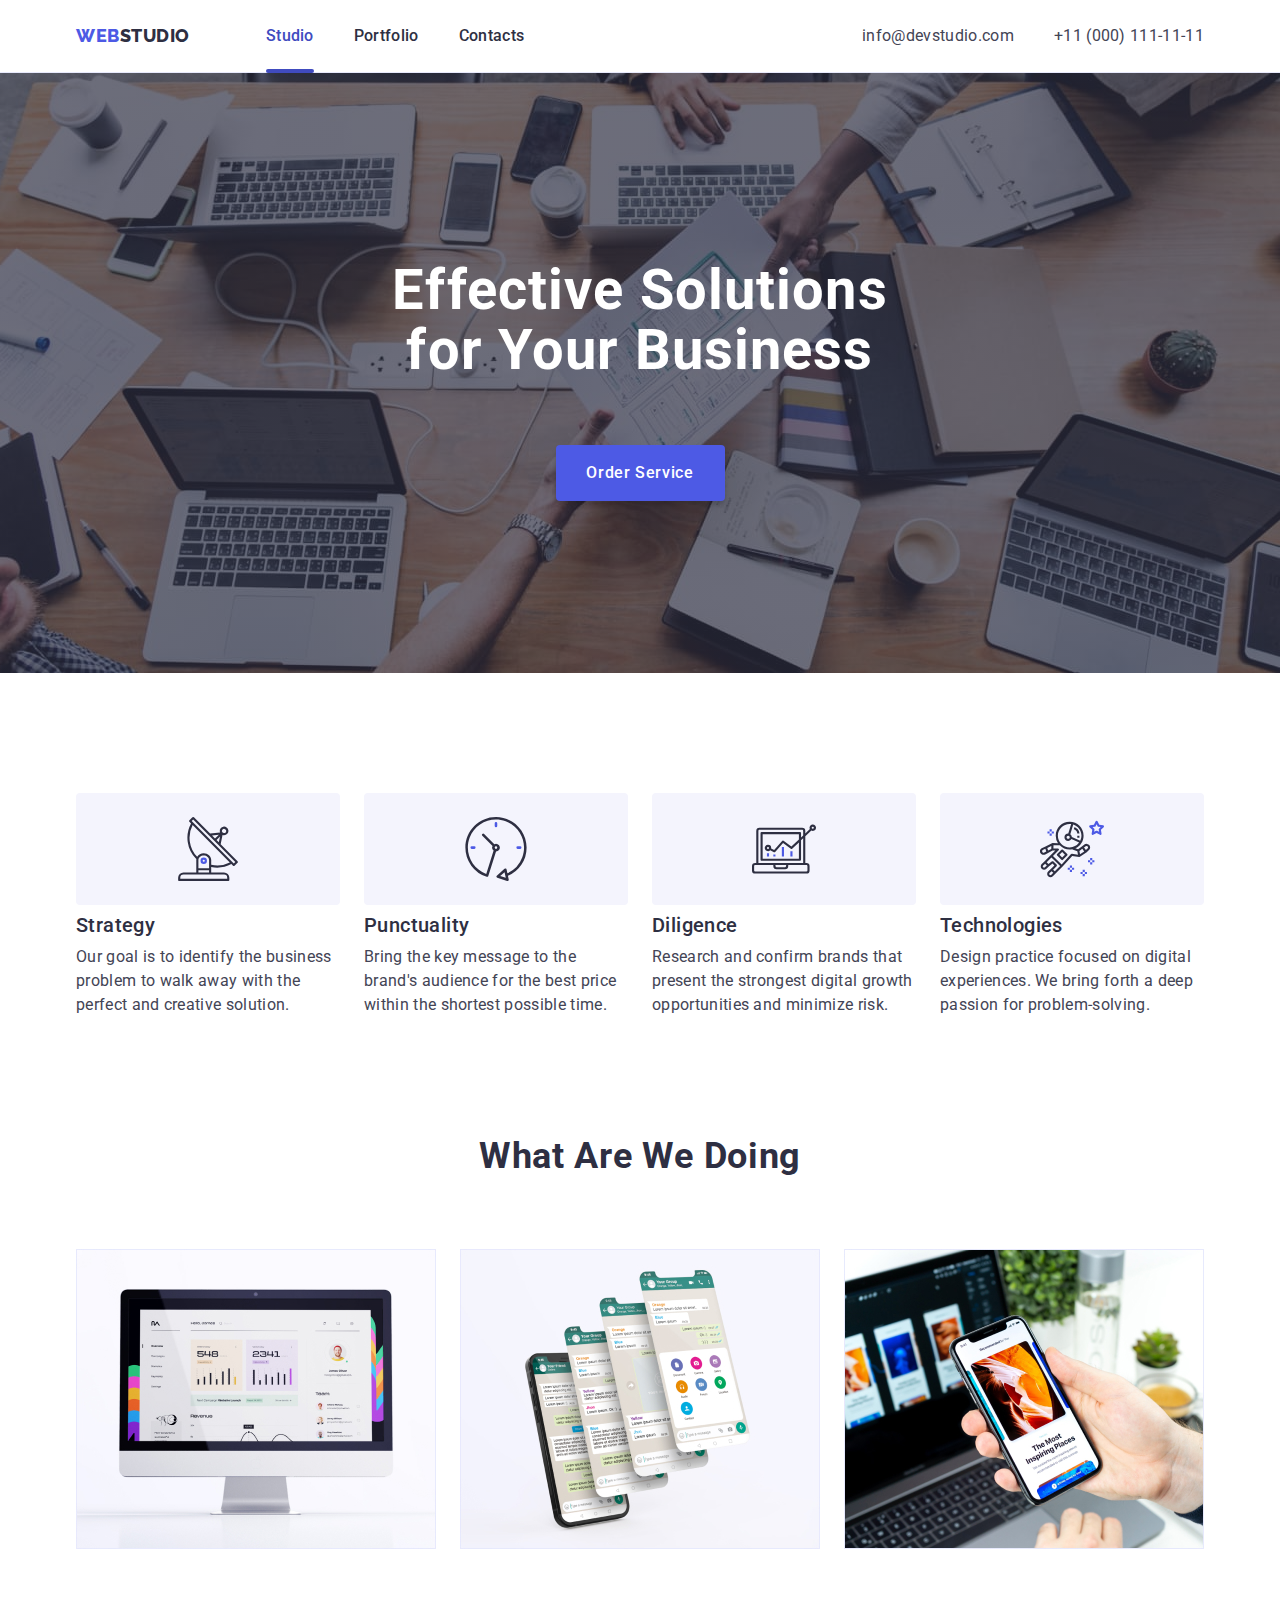
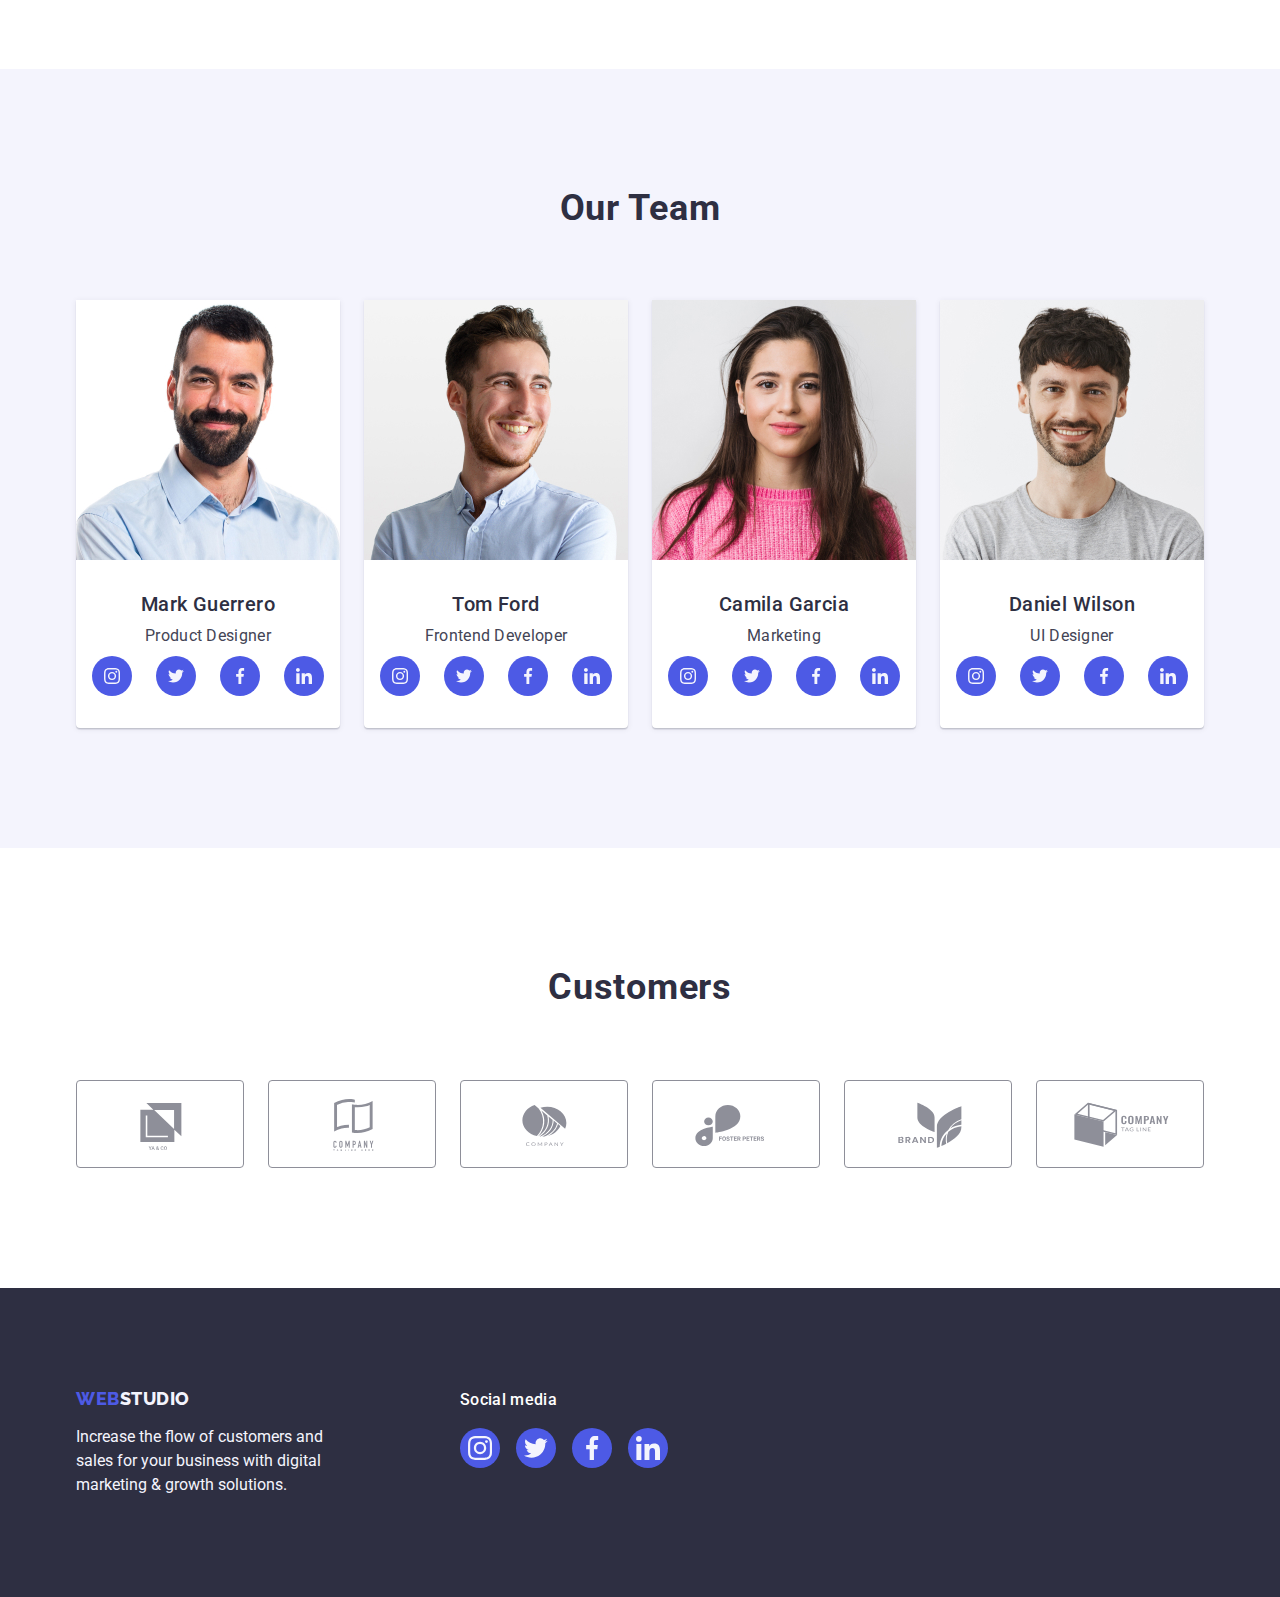
<file: index.html>
<!DOCTYPE html>
<html lang="en">
  <head>
    <meta charset="UTF-8" />
    <meta http-equiv="X-UA-Compatible" content="IE=edge" />
    <meta name="viewport" content="width=device-width, initial-scale=1.0" />
    <link
      href="https://fonts.googleapis.com/css2?family=Raleway:wght@800&family=Roboto:wght@400;500;700;900&display=swap"
      rel="stylesheet"
    />
    <link
      rel="stylesheet"
      href="https://cdnjs.cloudflare.com/ajax/libs/modern-normalize/1.0.0/modern-normalize.min.css"
    />
    <link rel="stylesheet" href="./css/styles.css" />

    <title>Document</title>
  </head>

  <body>
    <header class="page-header">
      <div class="container flex-container">
        <nav class="navigation">
          <a href="./index.html" class="logo link"
            >Web<span class="logo-second-part">Studio</span></a
          >
          <ul class="menu list">
            <li>
              <a
                class="menu-item link menu-item-current-page"
                href="./index.html"
                >Studio</a
              >
            </li>
            <li>
              <a href="./portfolio.html" class="menu-item link">Portfolio</a>
            </li>
            <li>
              <a href="" class="menu-item link">Contacts</a>
            </li>
          </ul>
        </nav>
        <address class="address">
          <ul class="address-list list">
            <li>
              <a href="mailto:info@devstudio.com" class="contacts link"
                >info@devstudio.com</a
              >
            </li>
            <li>
              <a href="tel:+110001111111" class="contacts link"
                >+11 (000) 111-11-11</a
              >
            </li>
          </ul>
        </address>
      </div>
    </header>

    <main>
      <!-- Hero -->
      <section class="section hero">
        <div class="container">
          <h1 class="main-heading">Effective Solutions for Your Business</h1>
          <button
            type="button"
            class="main-modal-button button"
            data-modal-open
          >
            Order Service
          </button>
        </div>
      </section>
      <!-- Features -->
      <section class="section feature-section">
        <div class="container">
          <h2 class="features-title" hidden>Features</h2>
          <ul class="list features-list">
            <li class="features-list-item">
              <div class="feature-icon-container">
                <svg class="feature-icon" width="64" height="64">
                  <use href="./images/icons.svg#icon-features-antenna"></use>
                </svg>
              </div>
              <h3 class="paragraph-name features-list-item-name">Strategy</h3>
              <p class="paragraph-text">
                Our goal is to identify the business problem to walk away with
                the perfect and creative solution.
              </p>
            </li>
            <li class="features-list-item">
              <div class="feature-icon-container">
                <svg class="feature-icon" width="64" height="64">
                  <use href="./images/icons.svg#icon-features-clock"></use>
                </svg>
              </div>
              <h3 class="paragraph-name features-list-item-name">
                Punctuality
              </h3>
              <p class="paragraph-text">
                Bring the key message to the brand's audience for the best price
                within the shortest possible time.
              </p>
            </li>
            <li class="features-list-item">
              <div class="feature-icon-container">
                <svg class="feature-icon" width="64" height="64">
                  <use href="./images/icons.svg#icon-features-diagram"></use>
                </svg>
              </div>
              <h3 class="paragraph-name features-list-item-name">Diligence</h3>
              <p class="paragraph-text">
                Research and confirm brands that present the strongest digital
                growth opportunities and minimize risk.
              </p>
            </li>
            <li class="features-list-item">
              <div class="feature-icon-container">
                <svg class="feature-icon" width="64" height="64">
                  <use href="./images/icons.svg#icon-features-astronaut"></use>
                </svg>
              </div>
              <h3 class="paragraph-name features-list-item-name">
                Technologies
              </h3>
              <p class="paragraph-text">
                Design practice focused on digital experiences. We bring forth a
                deep passion for problem-solving.
              </p>
            </li>
          </ul>
        </div>
      </section>

      <!-- Projects examples -->
      <section class="section">
        <div class="container">
          <h2 class="section-title">What are we doing</h2>
          <ul class="project-example-list list">
            <li class="project-example-list-item">
              <img
                src="./images/project-example-1.jpg"
                alt="Project example 1"
                width="360"
              />
            </li>
            <li class="project-example-list-item">
              <img
                src="./images/project-example-2.jpg"
                alt="Project example 2"
                width="360"
              />
            </li>
            <li class="project-example-list-item">
              <img
                src="./images/project-example-3.jpg"
                alt="Project example 3"
                width="360"
              />
            </li>
          </ul>
        </div>
      </section>
      <!-- Team -->
      <section class="team-section section">
        <div class="container">
          <h2 class="section-title">Our Team</h2>
          <ul class="team-list list">
            <li class="team-list-item">
              <img
                src="./images/team-member-1.jpg"
                alt="team-member-1"
                width="264"
              />
              <div class="team-list-item-container">
                <h3 class="paragraph-name team-member-name">Mark Guerrero</h3>
                <p class="paragraph-text team-list-item-text">
                  Product Designer
                </p>
                <ul class="team-social-media-list list">
                  <li class="team-social-media-item">
                    <a href="" class="team-social-media-link">
                      <svg
                        class="team-social-media-icon"
                        width="16"
                        height="16"
                      >
                        <use href="./images/icons.svg#icon-instagram"></use>
                      </svg>
                    </a>
                  </li>
                  <li class="team-social-media-item">
                    <a href="" class="team-social-media-link">
                      <svg
                        class="team-social-media-icon"
                        width="16"
                        height="16"
                      >
                        <use href="./images/icons.svg#icon-twitter"></use>
                      </svg>
                    </a>
                  </li>
                  <li class="team-social-media-item">
                    <a href="" class="team-social-media-link">
                      <svg
                        class="team-social-media-icon"
                        width="16"
                        height="16"
                      >
                        <use href="./images/icons.svg#icon-facebook"></use>
                      </svg>
                    </a>
                  </li>
                  <li class="team-social-media-item">
                    <a href="" class="team-social-media-link">
                      <svg
                        class="team-social-media-icon"
                        width="16"
                        height="16"
                      >
                        <use href="./images/icons.svg#icon-linkedin"></use>
                      </svg>
                    </a>
                  </li>
                </ul>
              </div>
            </li>

            <li class="team-list-item">
              <img
                src="./images/team-member-2.jpg"
                alt="team-member-2"
                width="264"
              />
              <div class="team-list-item-container">
                <h3 class="paragraph-name team-member-name">Tom Ford</h3>
                <p class="paragraph-text team-list-item-text">
                  Frontend Developer
                </p>
                <ul class="team-social-media-list list">
                  <li class="team-social-media-item">
                    <a href="" class="team-social-media-link">
                      <svg
                        class="team-social-media-icon"
                        width="16"
                        height="16"
                      >
                        <use href="./images/icons.svg#icon-instagram"></use>
                      </svg>
                    </a>
                  </li>
                  <li class="team-social-media-item">
                    <a href="" class="team-social-media-link">
                      <svg
                        class="team-social-media-icon"
                        width="16"
                        height="16"
                      >
                        <use href="./images/icons.svg#icon-twitter"></use>
                      </svg>
                    </a>
                  </li>
                  <li class="team-social-media-item">
                    <a href="" class="team-social-media-link">
                      <svg
                        class="team-social-media-icon"
                        width="16"
                        height="16"
                      >
                        <use href="./images/icons.svg#icon-facebook"></use>
                      </svg>
                    </a>
                  </li>
                  <li class="team-social-media-item">
                    <a href="" class="team-social-media-link">
                      <svg
                        class="team-social-media-icon"
                        width="16"
                        height="16"
                      >
                        <use href="./images/icons.svg#icon-linkedin"></use>
                      </svg>
                    </a>
                  </li>
                </ul>
              </div>
            </li>

            <li class="team-list-item">
              <img
                src="./images/team-member-3.jpg"
                alt="team-member-3"
                width="264"
              />
              <div class="team-list-item-container">
                <h3 class="paragraph-name team-member-name">Camila Garcia</h3>
                <p class="paragraph-text team-list-item-text">Marketing</p>
                <ul class="team-social-media-list list">
                  <li class="team-social-media-item">
                    <a href="" class="team-social-media-link">
                      <svg
                        class="team-social-media-icon"
                        width="16"
                        height="16"
                      >
                        <use href="./images/icons.svg#icon-instagram"></use>
                      </svg>
                    </a>
                  </li>
                  <li class="team-social-media-item">
                    <a href="" class="team-social-media-link">
                      <svg
                        class="team-social-media-icon"
                        width="16"
                        height="16"
                      >
                        <use href="./images/icons.svg#icon-twitter"></use>
                      </svg>
                    </a>
                  </li>
                  <li class="team-social-media-item">
                    <a href="" class="team-social-media-link">
                      <svg
                        class="team-social-media-icon"
                        width="16"
                        height="16"
                      >
                        <use href="./images/icons.svg#icon-facebook"></use>
                      </svg>
                    </a>
                  </li>
                  <li class="team-social-media-item">
                    <a href="" class="team-social-media-link">
                      <svg
                        class="team-social-media-icon"
                        width="16"
                        height="16"
                      >
                        <use href="./images/icons.svg#icon-linkedin"></use>
                      </svg>
                    </a>
                  </li>
                </ul>
              </div>
            </li>

            <li class="team-list-item">
              <img
                src="./images/team-member-4.jpg"
                alt="team-member-4"
                width="264"
              />
              <div class="team-list-item-container">
                <h3 class="paragraph-name team-member-name">Daniel Wilson</h3>
                <p class="paragraph-text team-list-item-text">UI Designer</p>
                <ul class="team-social-media-list list">
                  <li class="team-social-media-item">
                    <a href="" class="team-social-media-link">
                      <svg
                        class="team-social-media-icon"
                        width="16"
                        height="16"
                      >
                        <use href="./images/icons.svg#icon-instagram"></use>
                      </svg>
                    </a>
                  </li>
                  <li class="team-social-media-item">
                    <a href="" class="team-social-media-link">
                      <svg
                        class="team-social-media-icon"
                        width="16"
                        height="16"
                      >
                        <use href="./images/icons.svg#icon-twitter"></use>
                      </svg>
                    </a>
                  </li>
                  <li class="team-social-media-item">
                    <a href="" class="team-social-media-link">
                      <svg
                        class="team-social-media-icon"
                        width="16"
                        height="16"
                      >
                        <use href="./images/icons.svg#icon-facebook"></use>
                      </svg>
                    </a>
                  </li>
                  <li class="team-social-media-item">
                    <a href="" class="team-social-media-link">
                      <svg
                        class="team-social-media-icon"
                        width="16"
                        height="16"
                      >
                        <use href="./images/icons.svg#icon-linkedin"></use>
                      </svg>
                    </a>
                  </li>
                </ul>
              </div>
            </li>
          </ul>
        </div>
      </section>

      <!-- Customers -->

      <section class="section customers-section">
        <div class="container">
          <h2 class="section-title">Customers</h2>
          <ul class="customers-list list">
            <li class="customers-list-item">
              <a class="customers-list-link" href="">
                <svg class="customer-icon" width="104" height="56">
                  <use href="./images/icons.svg#icon-customer1"></use></svg
              ></a>
            </li>
            <li class="customers-list-item">
              <a class="customers-list-link" href="">
                <svg class="customer-icon" width="104" height="56">
                  <use href="./images/icons.svg#icon-customer2"></use></svg
              ></a>
            </li>
            <li class="customers-list-item">
              <a class="customers-list-link" href="">
                <svg class="customer-icon" width="104" height="56">
                  <use href="./images/icons.svg#icon-customer3"></use></svg
              ></a>
            </li>
            <li class="customers-list-item">
              <a class="customers-list-link" href="">
                <svg class="customer-icon" width="104" height="56">
                  <use href="./images/icons.svg#icon-customer4"></use></svg
              ></a>
            </li>
            <li class="customers-list-item">
              <a class="customers-list-link" href="">
                <svg class="customer-icon" width="104" height="56">
                  <use href="./images/icons.svg#icon-customer5"></use></svg
              ></a>
            </li>
            <li class="customers-list-item">
              <a class="customers-list-link" href="">
                <svg class="customer-icon" width="104" height="56">
                  <use href="./images/icons.svg#icon-customer6"></use></svg
              ></a>
            </li>
          </ul>
        </div>
      </section>
    </main>
    <!-- Footer -->
    <footer class="footer">
      <div class="container footer-container">
        <div class="footer-logo-container">
          <a href="./index.html" class="logo footer-logo link"
            >Web<span class="logo-second-part-footer">Studio</span></a
          >
          <p class="footer-text">
            Increase the flow of customers and sales for your business with
            digital marketing & growth solutions.
          </p>
        </div>
        <div class="footer-social-media-container">
          <p class="footer-social-media-header">Social media</p>
          <ul class="footer-social-media-list list">
            <li class="footer-social-media-item">
              <a class="footer-social-media-link" href="/">
                <svg class="footer-icon" width="24" height="24">
                  <use href="./images/icons.svg#icon-instagram"></use>
                </svg>
              </a>
            </li>

            <li class="footer-social-media-item">
              <a class="footer-social-media-link" href="/">
                <svg class="footer-icon" width="24" height="24">
                  <use href="./images/icons.svg#icon-twitter"></use>
                </svg>
              </a>
            </li>

            <li class="footer-social-media-item">
              <a class="footer-social-media-link" href="/">
                <svg class="footer-icon" width="24" height="24">
                  <use href="./images/icons.svg#icon-facebook"></use>
                </svg>
              </a>
            </li>

            <li class="footer-social-media-item">
              <a class="footer-social-media-link" href="/">
                <svg class="footer-icon" width="24" height="24">
                  <use href="./images/icons.svg#icon-linkedin"></use>
                </svg>
              </a>
            </li>
          </ul>
        </div>
      </div>
    </footer>

    <div class="backdrop is-hidden" data-modal>
      <div class="modal">
        <button class="button modal-button" type="button" data-modal-close>
          <svg class="modal-close-sign" width="8" height="8">
            <use href="./images/icons.svg#icon-modal-close-button"></use>
          </svg>
        </button>
      </div>
    </div>
    <script src="./js/modal.js"></script>
  </body>
</html>
</file>
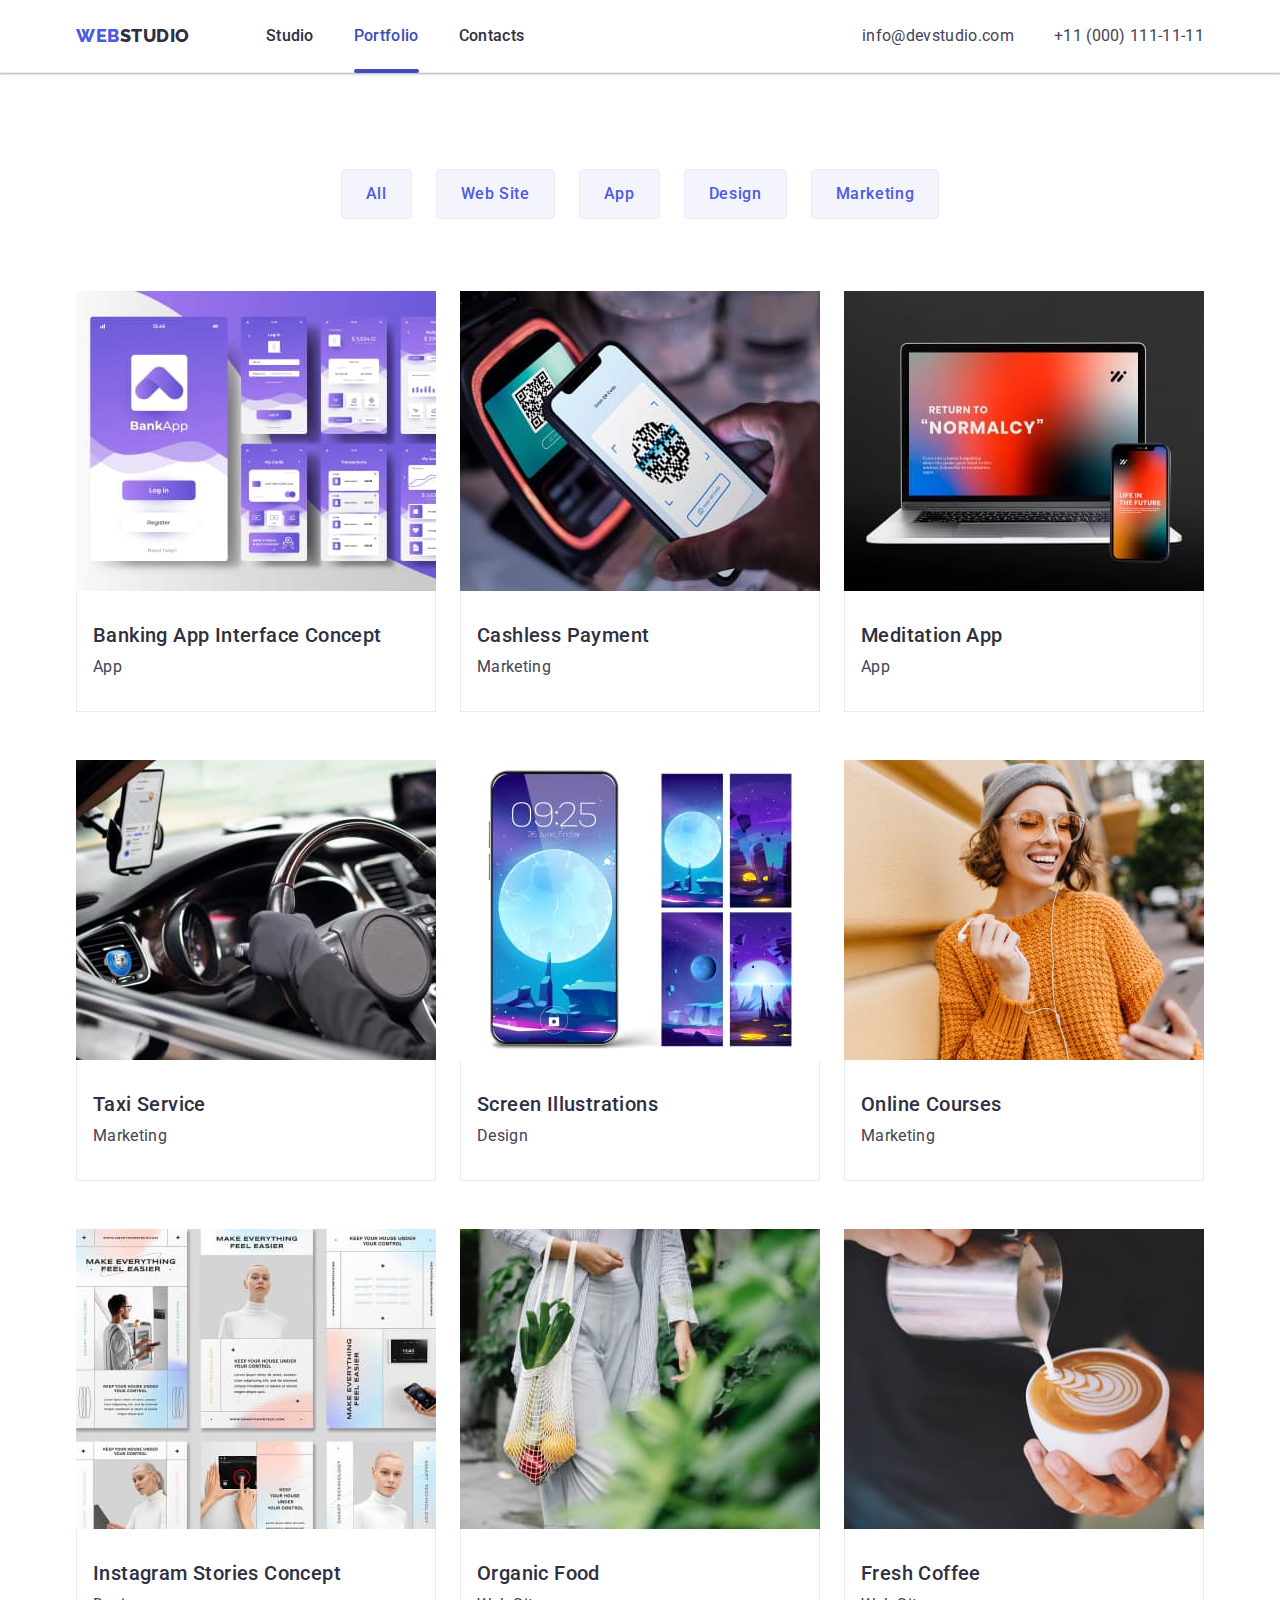
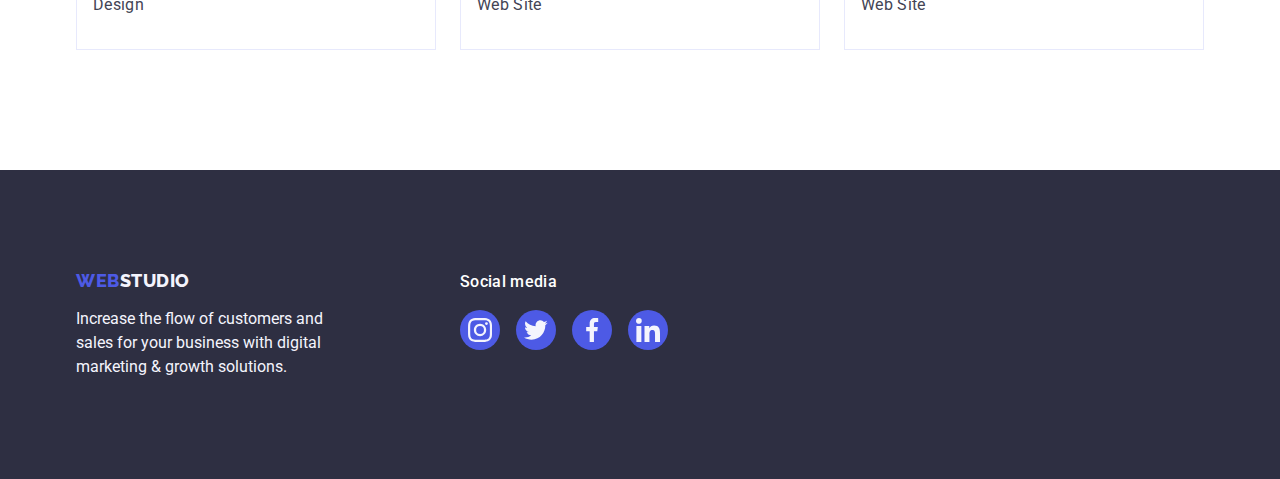
<file: portfolio.html>
<!DOCTYPE html>
<html lang="en">
  <head>
    <meta charset="UTF-8" />
    <meta http-equiv="X-UA-Compatible" content="IE=edge" />
    <meta name="viewport" content="width=device-width, initial-scale=1.0" />
    <link
      href="https://fonts.googleapis.com/css2?family=Raleway:wght@800&family=Roboto:wght@400;500;700;900&display=swap"
      rel="stylesheet"
    />
    <link
      rel="stylesheet"
      href="https://cdnjs.cloudflare.com/ajax/libs/modern-normalize/1.0.0/modern-normalize.min.css"
    />
    <link rel="stylesheet" href="./css/styles.css" />

    <title>Document</title>
  </head>
  <body>
    <header class="page-header">
      <div class="container flex-container">
        <nav class="navigation">
          <a href="./index.html" class="logo link"
            >Web<span class="logo-second-part">Studio</span></a
          >
          <ul class="menu list">
            <li>
              <a class="menu-item link" href="./index.html">Studio</a>
            </li>
            <li>
              <a
                href="./portfolio.html"
                class="menu-item link menu-item-current-page"
                >Portfolio</a
              >
            </li>
            <li>
              <a href="" class="menu-item link">Contacts</a>
            </li>
          </ul>
        </nav>
        <address class="address">
          <ul class="address-list list">
            <li>
              <a href="mailto:info@devstudio.com" class="contacts link"
                >info@devstudio.com</a
              >
            </li>
            <li>
              <a href="tel:+110001111111" class="contacts link"
                >+11 (000) 111-11-11</a
              >
            </li>
          </ul>
        </address>
      </div>
    </header>

    <main>
      <!-- Filter -->
      <section class="section porfolio-section">
        <div class="container">
          <h1 hidden>Filter</h1>

          <ul class="list filter">
            <li class="filter-item">
              <button type="button" class="filter-button button">All</button>
            </li>
            <li>
              <button type="button" class="filter-button button">
                Web Site
              </button>
            </li>
            <li>
              <button type="button" class="filter-button button">App</button>
            </li>
            <li>
              <button type="button" class="filter-button button">Design</button>
            </li>
            <li>
              <button type="button" class="filter-button button">
                Marketing
              </button>
            </li>
          </ul>

          <!-- Portfolio cards -->

          <ul class="list portfolio-list">
            <li class="portfolio-list-item">
              <a href="" class="link portfolio-list-link">
                <div class="porfolio-image-container">
                  <img
                    src="./images/portfolio-example1.jpg"
                    alt="Banking App Interface Concept"
                    width="360"
                  />

                  <p class="card-overlay">
                    14 Stylish and User-Friendly App Design Concepts · Task
                    Manager App · Calorie Tracker App · Exotic Fruit Ecommerce
                    App · Cloud Storage App
                  </p>
                </div>

                <div class="portfolio-item-container">
                  <h2 class="paragraph-name portfolio-card-name">
                    Banking App Interface Concept
                  </h2>
                  <p class="paragraph-text portfolio-card-text">App</p>
                </div>
              </a>
            </li>

            <li class="portfolio-list-item">
              <a href="" class="link portfolio-list-link">
                <div class="porfolio-image-container">
                  <img
                    src="./images/portfolio-example2.jpg"
                    alt="Cashless Payment"
                    width="360"
                  />
                  <p class="card-overlay">
                    14 Stylish and User-Friendly App Design Concepts · Task
                    Manager App · Calorie Tracker App · Exotic Fruit Ecommerce
                    App · Cloud Storage App
                  </p>
                </div>

                <div class="portfolio-item-container">
                  <h2 class="paragraph-name portfolio-card-name">
                    Cashless Payment
                  </h2>
                  <p class="paragraph-text portfolio-card-text">Marketing</p>
                </div>
              </a>
            </li>

            <li class="portfolio-list-item">
              <a href="" class="link portfolio-list-link">
                <div class="porfolio-image-container">
                  <img
                    src="./images/portfolio-example3.jpg"
                    alt="Meditation App"
                    width="360"
                  />
                  <p class="card-overlay">
                    14 Stylish and User-Friendly App Design Concepts · Task
                    Manager App · Calorie Tracker App · Exotic Fruit Ecommerce
                    App · Cloud Storage App
                  </p>
                </div>

                <div class="portfolio-item-container">
                  <h2 class="paragraph-name portfolio-card-name">
                    Meditation App
                  </h2>
                  <p class="paragraph-text portfolio-card-text">App</p>
                </div></a
              >
            </li>

            <li class="portfolio-list-item">
              <a href="" class="link portfolio-list-link">
                <div class="porfolio-image-container">
                  <img
                    src="./images/portfolio-example4.jpg"
                    alt="Taxi Service"
                    width="360"
                  />

                  <p class="card-overlay">
                    14 Stylish and User-Friendly App Design Concepts · Task
                    Manager App · Calorie Tracker App · Exotic Fruit Ecommerce
                    App · Cloud Storage App
                  </p>
                </div>

                <div class="portfolio-item-container">
                  <h2 class="paragraph-name portfolio-card-name">
                    Taxi Service
                  </h2>
                  <p class="paragraph-text portfolio-card-text">Marketing</p>
                </div></a
              >
            </li>

            <li class="portfolio-list-item">
              <a href="" class="link portfolio-list-link">
                <div class="porfolio-image-container">
                  <img
                    src="./images/portfolio-example5.jpg"
                    alt="Screen Illustrations"
                    width="360"
                  />
                  <p class="card-overlay">
                    14 Stylish and User-Friendly App Design Concepts · Task
                    Manager App · Calorie Tracker App · Exotic Fruit Ecommerce
                    App · Cloud Storage App
                  </p>
                </div>
                <div class="portfolio-item-container">
                  <h2 class="paragraph-name portfolio-card-name">
                    Screen Illustrations
                  </h2>
                  <p class="paragraph-text portfolio-card-text">Design</p>
                </div></a
              >
            </li>

            <li class="portfolio-list-item">
              <a href="" class="link portfolio-list-link">
                <div class="porfolio-image-container">
                  <img
                    src="./images/portfolio-example6.jpg"
                    alt="Online Courses"
                    width="360"
                  />
                  <p class="card-overlay">
                    14 Stylish and User-Friendly App Design Concepts · Task
                    Manager App · Calorie Tracker App · Exotic Fruit Ecommerce
                    App · Cloud Storage App
                  </p>
                </div>
                <div class="portfolio-item-container">
                  <h2 class="paragraph-name portfolio-card-name">
                    Online Courses
                  </h2>
                  <p class="paragraph-text portfolio-card-text">Marketing</p>
                </div></a
              >
            </li>

            <li class="portfolio-list-item">
              <a href="" class="link portfolio-list-link">
                <div class="porfolio-image-container">
                  <img
                    src="./images/portfolio-example7.jpg"
                    alt="Instagram Stories Concept"
                    width="360"
                  />
                  <p class="card-overlay">
                    14 Stylish and User-Friendly App Design Concepts · Task
                    Manager App · Calorie Tracker App · Exotic Fruit Ecommerce
                    App · Cloud Storage App
                  </p>
                </div>
                <div class="portfolio-item-container">
                  <h2 class="paragraph-name portfolio-card-name">
                    Instagram Stories Concept
                  </h2>
                  <p class="paragraph-text portfolio-card-text">Design</p>
                </div></a
              >
            </li>

            <li class="portfolio-list-item">
              <a href="" class="link portfolio-list-link">
                <div class="porfolio-image-container">
                  <img
                    src="./images/portfolio-example8.jpg"
                    alt="Organic Food"
                    width="360"
                  />
                  <p class="card-overlay">
                    14 Stylish and User-Friendly App Design Concepts · Task
                    Manager App · Calorie Tracker App · Exotic Fruit Ecommerce
                    App · Cloud Storage App
                  </p>
                </div>
                <div class="portfolio-item-container">
                  <h2 class="paragraph-name portfolio-card-name">
                    Organic Food
                  </h2>
                  <p class="paragraph-text portfolio-card-text">Web Site</p>
                </div></a
              >
            </li>

            <li class="portfolio-list-item">
              <a href="" class="link portfolio-list-link">
                <div class="porfolio-image-container">
                  <img
                    src="./images/portfolio-example9.jpg"
                    alt="Fresh Coffee"
                    width="360"
                  />
                  <p class="card-overlay">
                    14 Stylish and User-Friendly App Design Concepts · Task
                    Manager App · Calorie Tracker App · Exotic Fruit Ecommerce
                    App · Cloud Storage App
                  </p>
                </div>
                <div class="portfolio-item-container">
                  <h2 class="paragraph-name portfolio-card-name">
                    Fresh Coffee
                  </h2>
                  <p class="paragraph-text portfolio-card-text">Web Site</p>
                </div></a
              >
            </li>
          </ul>
        </div>
      </section>
    </main>
    <!-- Footer -->
    <footer class="footer">
      <div class="container footer-container">
        <div class="footer-logo-container">
          <a href="./index.html" class="logo footer-logo link"
            >Web<span class="logo-second-part-footer">Studio</span></a
          >
          <p class="footer-text">
            Increase the flow of customers and sales for your business with
            digital marketing & growth solutions.
          </p>
        </div>
        <div class="footer-social-media-container">
          <p class="footer-social-media-header">Social media</p>
          <ul class="footer-social-media-list list">
            <li class="footer-social-media-item">
              <a class="footer-social-media-link" href="/">
                <svg class="footer-icon" width="24" height="24">
                  <use href="./images/icons.svg#icon-instagram"></use>
                </svg>
              </a>
            </li>

            <li class="footer-social-media-item">
              <a class="footer-social-media-link" href="/">
                <svg class="footer-icon" width="24" height="24">
                  <use href="./images/icons.svg#icon-twitter"></use>
                </svg>
              </a>
            </li>

            <li class="footer-social-media-item">
              <a class="footer-social-media-link" href="/">
                <svg class="footer-icon" width="24" height="24">
                  <use href="./images/icons.svg#icon-facebook"></use>
                </svg>
              </a>
            </li>

            <li class="footer-social-media-item">
              <a class="footer-social-media-link" href="/">
                <svg class="footer-icon" width="24" height="24">
                  <use href="./images/icons.svg#icon-linkedin"></use>
                </svg>
              </a>
            </li>
          </ul>
        </div>
      </div>
    </footer>
  </body>
</html>
</file>
<file: css/styles.css>
/* General */

:root {
  --white-color: #ffffff;
  --hover-color: #404bbf;
  --main-color: #2e2f42;
  --paragraph-color: #434455;
  --brand-color: #4d5ae5;
  --light-color: #f4f4fd;
  --border-color: #e7e9fc;
  --icons-color: #8e8f99;
}

body {
  font-family: 'Roboto', sans-serif;
  color: var(--paragraph-color);
  background-color: var(--white-color);
}

.list {
  list-style: none;
}

ul,
h1,
h2,
h3,
h4,
p {
  margin: 0;
  padding: 0;
}

img {
  display: block;
}

.container {
  width: 1158px;
  margin-right: auto;
  margin-left: auto;
  padding: 0 15px;
}

.flex-container {
  display: flex;
  justify-content: space-between;
  align-content: center;
}

.section {
  padding-bottom: 120px;
}

.link {
  text-decoration: none;
  display: inline-block;
}

/* index.html page */

/* header */

.page-header {
  border-bottom: 1px solid var(--border-color);
  box-shadow: 0px 2px 1px rgba(46, 47, 66, 0.08),
    0px 1px 1px rgba(46, 47, 66, 0.16), 0px 1px 6px rgba(46, 47, 66, 0.08);
}

.navigation {
  display: flex;
  align-items: center;
}

.menu {
  display: flex;
  justify-content: space-between;
  align-content: center;

  gap: 40px;
}

.address-list {
  display: flex;
  gap: 40px;
  justify-content: space-between;
}

.logo {
  margin-right: 76px;
  font-family: 'Raleway', sans-serif;
  font-weight: 800;
  font-size: 18px;
  color: var(--brand-color);
  text-transform: uppercase;
  line-height: 1.17;
  letter-spacing: 0.03em;
}

.logo-second-part {
  color: var(--main-color);
}

.menu-item {
  padding-top: 24px;
  padding-bottom: 24px;
  color: var(--main-color);
  font-weight: 500;
  line-height: 1.5;
  letter-spacing: 0.02em;
  transition-property: color;
  transition-duration: 250ms;
  transition-timing-function: cubic-bezier(0.4, 0, 0.2, 1);
}

.menu-item-current-page {
  position: relative;
  color: var(--hover-color);
}

.menu-item-current-page::after {
  content: '';
  display: block;
  width: 100%;
  height: 4px;
  border-radius: 2px;
  background-color: var(--hover-color);
  position: absolute;
  bottom: -1px;
}

/* .menu-item:hover::after {
  content: '';
  display: block;
  width: 100%;
  height: 4px;
  border-radius: 2px;
  background-color: var(--hover-color);
  position: absolute;
  bottom: -1px;
  opacity: 1;

} */

.address {
  font-style: normal;
}

.contacts {
  padding-top: 24px;
  padding-bottom: 24px;
  color: var(--paragraph-color);
  text-decoration: none;
  font-style: normal;
  line-height: 1.5;
  letter-spacing: 0.02em;
  transition-property: color;
  transition-duration: 250ms;
  transition-timing-function: cubic-bezier(0.4, 0, 0.2, 1);
}

.contacts:hover,
.contacts:focus,
.menu-item:hover,
.menu-item:focus {
  color: var(--hover-color);
}

/* hero */
.hero {
  max-width: 1440px;
  height: 600px;
  margin-left: auto;
  margin-right: auto;
  padding-bottom: 188px;
  padding-top: 188px;
  background-color: var(--main-color);
  background-image: linear-gradient(
      rgba(46, 47, 66, 0.7),
      rgba(46, 47, 66, 0.7)
    ),
    url('../images/hero.jpg');
  background-repeat: no-repeat;
  background-size: cover;
  background-position: center;
}

.main-heading {
  margin-bottom: 64px;
  font-size: 56px;
  line-height: 1.07;
  color: var(--white-color);
  text-align: center;
  max-width: 496px;
  margin-left: auto;
  margin-right: auto;
  letter-spacing: 0.02em;
}

.button {
  cursor: pointer;
  font-weight: 500;
  line-height: 1.5;
  font-family: 'Roboto', sans-serif;
  font-size: 16px;
  letter-spacing: 0.04em;
}

.main-modal-button {
  display: block;
  margin-left: auto;
  margin-right: auto;
  min-width: 169px;
  height: 56px;
  border: none;
  gap: 10px;
  box-shadow: 0px 4px 4px rgba(0, 0, 0, 0.15);
  border-radius: 4px;

  background-color: var(--brand-color);
  color: var(--white-color);
  transition-property: background-color;
  transition-duration: 250ms;
  transition-timing-function: cubic-bezier(0.4, 0, 0.2, 1);
}

.main-modal-button:hover,
.main-modal-button:focus {
  background-color: var(--hover-color);
}

/* features */

.feature-section {
  padding-top: 120px;
}

.features-list-item-name {
  margin-bottom: 8px;
}

.features-list {
  display: flex;
  justify-content: space-between;
  gap: 24px;
}

.features-list-item {
  width: calc((100% - 72px) / 4);
}

.feature-icon-container {
  display: block;
  height: 112px;
  display: flex;
  justify-content: center;
  align-items: center;
  margin-bottom: 8px;
  /* padding: 24px 100px; */
  border-radius: 4px;
  background-color: var(--light-color);
}

/* .features-list-item::before {
  content: '';
  display: block;
  height: 112px;
  background-size: 64px;
  background-repeat: no-repeat;
  background-position: center;
  background-color: var(--light-color);
}

.features-list-item:nth-child(1)::before {
  background-image: url('../images/svg/features-antenna.svg');
}

.features-list-item:nth-child(2)::before {
  background-image: url('../images/svg/features-clock.svg');
}

.features-list-item:nth-child(3)::before {
  background-image: url('../images/svg/features-diagram.svg');
}

.features-list-item:nth-child(4)::before {
  background-image: url('../images/svg/features-astronaut.svg');
} */

.paragraph-name {
  color: var(--main-color);
  font-weight: 500;
  font-size: 20px;
  line-height: 1.2;
  letter-spacing: 0.02em;
}

.paragraph-text {
  line-height: 1.5;
  letter-spacing: 0.02em;
  color: var(--paragraph-color);
}

/* project examples */

.section-title {
  margin-bottom: 72px;
  font-size: 36px;
  line-height: 1.1;
  text-align: center;
  text-transform: capitalize;
  color: var(--main-color);
  letter-spacing: 0.02em;
}

.project-example-list-item {
  width: calc((100% - 48px) / 3);
}

/* team section */

.team-section {
  padding-top: 120px;
  background-color: var(--light-color);
}

.project-example-list,
.team-list {
  display: flex;
  justify-content: center;
  gap: 24px;
}

.team-list-item {
  width: calc((100% - 72px) / 4);
  background-color: var(--white-color);
  box-shadow: 0px 1px 6px rgba(46, 47, 66, 0.08),
    0px 1px 1px rgba(46, 47, 66, 0.16), 0px 2px 1px rgba(46, 47, 66, 0.08);
  border-radius: 0px 0px 4px 4px;
}

.team-list-item-container {
  padding: 32px 0;
}

.team-member-name {
  text-align: center;
  margin-bottom: 8px;
}

.team-list-item-text {
  text-align: center;
  margin-bottom: 8px;
}

.team-social-media-list {
  display: flex;
  justify-content: center;
  gap: 24px;
}

.team-social-media-item {
  width: 40px;
  height: 40px;
}

.team-social-media-link {
  background-color: var(--brand-color);
  border-radius: 50%;
  width: 100%;
  height: 100%;
  padding: 12px;
  display: block;
  display: flex;
  align-items: center;
  justify-content: center;
  transition-property: background-color;
  transition-duration: 250ms;
  transition-timing-function: cubic-bezier(0.4, 0, 0.2, 1);
}

.team-social-media-link:hover,
.team-social-media-link:focus {
  background-color: var(--hover-color);
}

.team-social-media-icon {
  fill: var(--light-color);
}

/* Customers */
.customers-section {
  padding-top: 120px;
}

.customers-list {
  display: flex;
  gap: 24px;
}

.customers-list-item {
  width: calc((100% - 120px) / 6);
  height: 88px;
}

.customers-list-link:hover,
.customers-list-link:focus {
  border-color: var(--hover-color);
  color: var(--hover-color);
}

.customer-icon:hover,
.customer-icon:focus {
  /* fill: currentColor; */
}

.customers-list-link {
  width: 100%;
  height: 100%;
  color: var(--icons-color);
  border: 1px solid var(--icons-color);
  border-radius: 4px;
  display: flex;
  justify-content: center;
  align-items: center;
  transition: border-color 250ms cubic-bezier(0.4, 0, 0.2, 1),
    color 250ms cubic-bezier(0.4, 0, 0.2, 1);
}
.customer-icon {
  /* fill: var(--icons-color); */
  fill: currentColor;
}
/* footer */

.footer {
  padding-top: 100px;
  padding-bottom: 100px;
  background-color: var(--main-color);
}

.footer-container {
  display: flex;
  align-items: baseline;
}

.footer-logo-container {
  margin-right: 120px;
}
.footer-logo {
  margin-bottom: 16px;
}
.logo-second-part-footer {
  color: var(--light-color);
}
.footer-text {
  width: 264px;
  color: var(--light-color);
  line-height: 1.5;
}

.footer-social-media-container {
  width: 208px;
}
.footer-social-media-header {
  margin-bottom: 16px;
  font-family: 'Roboto';
  font-weight: 500;
  font-size: 16px;
  line-height: 1.5;
  letter-spacing: 0.02em;
  color: var(--white-color);
}
.footer-social-media-list {
  display: flex;
  gap: 16px;
}

.footer-social-media-item {
  width: 40px;
  height: 40px;
}

.footer-social-media-link {
  background-color: var(--brand-color);
  border-radius: 50%;
  width: 100%;
  height: 100%;
  padding: 8px;
  /* display: block; */
  display: flex;
  justify-content: center;
  align-items: center;
  transition-property: background-color;
  transition-duration: 250ms;
  transition-timing-function: cubic-bezier(0.4, 0, 0.2, 1);
}

.footer-social-media-link:hover,
.footer-social-media-link:focus {
  background-color: #31d0aa;
}

.footer-icon {
  fill: #f4f4fd;
}

/* portfolio page */

.porfolio-section {
  padding-top: 96px;
}
/* filter */

.filter {
  display: flex;
  justify-content: center;
  gap: 24px;
  margin-bottom: 72px;
}

.filter-button {
  background-color: var(--light-color);
  color: var(--brand-color);
  padding: 12px 24px;
  border: 1px solid var(--border-color);
  border-radius: 4px;
  transition: color 250ms cubic-bezier(0.4, 0, 0.2, 1),
    background-color 250ms cubic-bezier(0.4, 0, 0.2, 1),
    border-color 250ms cubic-bezier(0.4, 0, 0.2, 1),
    box-shadow 250ms cubic-bezier(0.4, 0, 0.2, 1);
}

.filter-button:hover,
.filter-button:focus {
  background-color: var(--hover-color);
  color: var(--white-color);
  border: 1px solid transparent;
  box-shadow: 0px 3px 1px rgba(0, 0, 0, 0.1), 0px 2px 1px rgba(0, 0, 0, 0.08),
    0px 2px 2px rgba(0, 0, 0, 0.12);
}

/* portfolio cards */

.portfolio-list {
  display: flex;
  gap: 48px 24px;
  flex-wrap: wrap;
}

.portfolio-list-item {
  width: calc((100% - 48px) / 3);
  background: var(--white-color);
}
.portfolio-list-link {
  display: block;
  transition: box-shadow 250ms cubic-bezier(0.4, 0, 0.2, 1);
}

.portfolio-list-link:hover,
.portfolio-list-link:focus {
  box-shadow: 0px 1px 6px rgba(46, 47, 66, 0.08),
    0px 1px 1px rgba(46, 47, 66, 0.16), 0px 2px 1px rgba(46, 47, 66, 0.08);
}

.porfolio-image-container {
  position: relative;
  overflow: hidden;
}

.card-overlay {
  position: absolute;
  background-color: var(--brand-color);
  width: 100%;
  height: 100%;
  top: 0;
  left: 0;
  transform: translateY(100%);
  padding: 40px 32px;
  font-family: 'Roboto', sans-serif;
  line-height: 1.5;
  letter-spacing: 0.02em;
  color: var(--light-color);
  transition: transform 250ms cubic-bezier(0.4, 0, 0.2, 1);
}

.portfolio-list-link:hover .card-overlay,
.portfolio-list-link:focus .card-overlay {
  transform: translateY(0);
}

/* .porfolio-image::before {
  content: "";
  display: inline-block;
  position: absolute;
  background-color: var(--brand-color);
  width: 100%;
  height: 100%;
  opacity: 0;
}

.portfolio-list-item:hover .porfolio-image::before,
.portfolio-list-item:focus .porfolio-image::before {
  opacity: 1;
} */

.portfolio-item-container {
  padding: 32px 16px;
  border: 1px solid var(--border-color);
  border-top: none;
}

.portfolio-card-name {
  margin-bottom: 8px;
}

/* Modal */
.backdrop {
  position: fixed;
  top: 0;
  left: 0;
  width: 100%;
  height: 100%;
  background-color: rgba(46, 47, 66, 0.4);
  transition: opacity 250ms cubic-bezier(0.4, 0, 0.2, 1),
    visibility 250ms cubic-bezier(0.4, 0, 0.2, 1);
}

.backdrop.is-hidden {
  opacity: 0;
  pointer-events: none;
  visibility: hidden;
}

.backdrop.is-hidden > .modal {
  transform: translate(-50%, -50%) scale(0);
}

.modal {
  position: absolute;
  top: 50%;
  left: 50%;
  transform: translate(-50%, -50%) scale(1);
  width: 408px;
  min-height: 576px;

  background-color: #fcfcfc;
  box-shadow: 0px 1px 1px rgba(0, 0, 0, 0.14), 0px 1px 3px rgba(0, 0, 0, 0.12),
    0px 2px 1px rgba(0, 0, 0, 0.2);
  border-radius: 4px;
  transition: transform 250ms cubic-bezier(0.4, 0, 0.2, 1);
}

.modal-button {
  position: absolute;
  top: 24px;
  right: 24px;
  display: flex;
  justify-content: center;
  align-items: center;
  margin-left: auto;
  width: 24px;
  height: 24px;
  padding: 0;
  border: 1px solid rgba(0, 0, 0, 0.1);
  border-radius: 50%;
  background-color: var(--border-color);
  transition: background-color 250ms cubic-bezier(0.4, 0, 0.2, 1),
    border 250ms cubic-bezier(0.4, 0, 0.2, 1);
}

.modal-button:hover,
.modal-button:focus {
  border: none;
  background-color: var(--hover-color);
}

.modal-button:hover .modal-close-sign,
.modal-button:focus .modal-close-sign {
  fill: var(--white-color);
}

.modal-close-sign {
  fill: var(--main-color);
  transition: fill 250ms cubic-bezier(0.4, 0, 0.2, 1);
}
</file>
